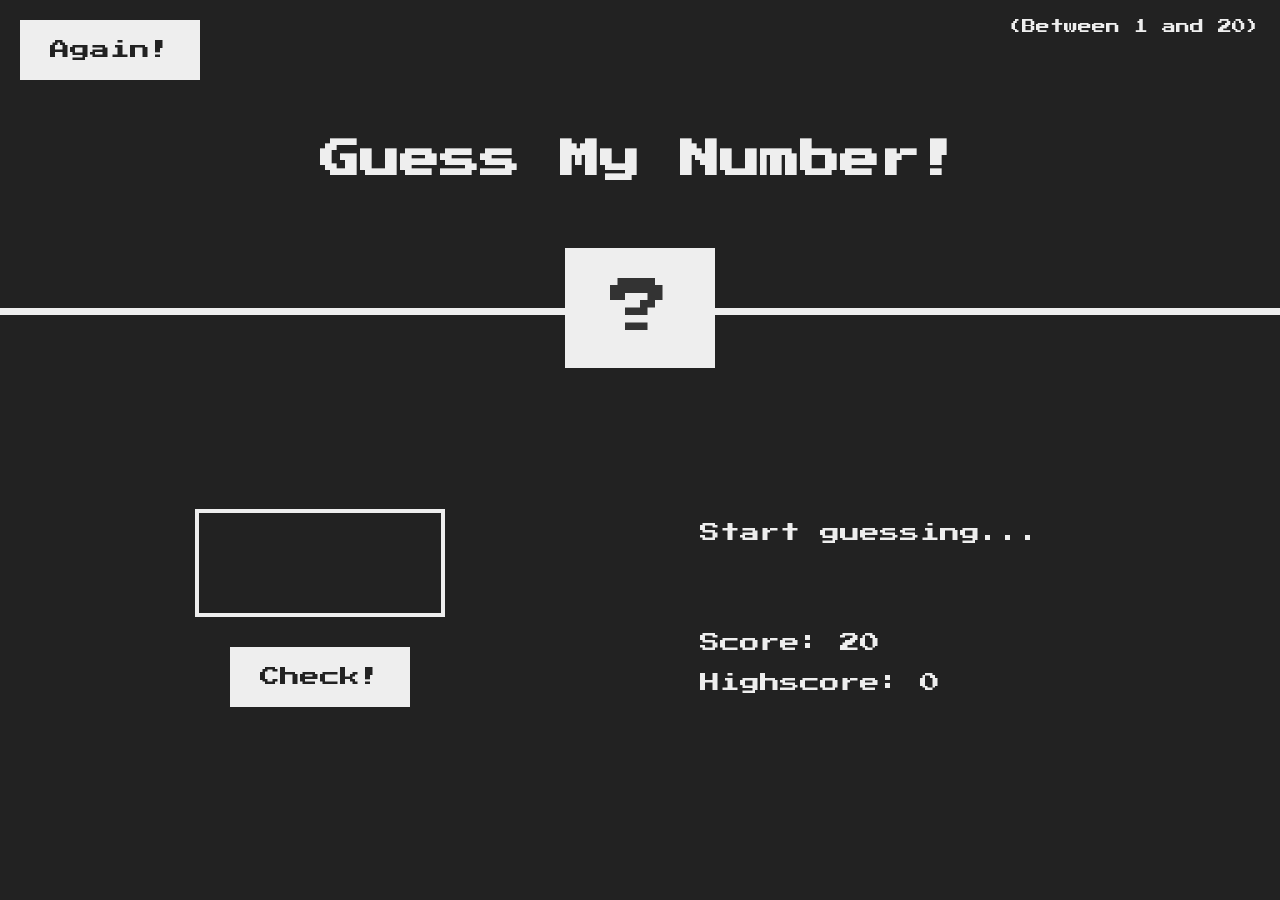
<file: section-7/index.html>
<!DOCTYPE html>
<html lang="en">
  <head>
    <meta charset="UTF-8" />
    <meta name="viewport" content="width=device-width, initial-scale=1.0" />
    <meta http-equiv="X-UA-Compatible" content="ie=edge" />
    <link rel="stylesheet" href="style.css" />
    <title>Guess My Number!</title>
  </head>
  <body>
    <header>
      <h1>Guess My Number!</h1>
      <p class="between">(Between 1 and 20)</p>
      <button class="btn again">Again!</button>
      <div class="number">?</div>
    </header>
    <main>
      <section class="left">
        <input type="number" class="guess" />
        <button class="btn check">Check!</button>
      </section>
      <section class="right">
        <p class="message">Start guessing...</p>
        <p class="label-score">Score: <span class="score">20</span></p>
        <p class="label-highscore">
          Highscore: <span class="highscore">0</span>
        </p>
      </section>
    </main>
    <script src="./section-7-coding-challenge.js"></script>
  </body>
</html>
</file>
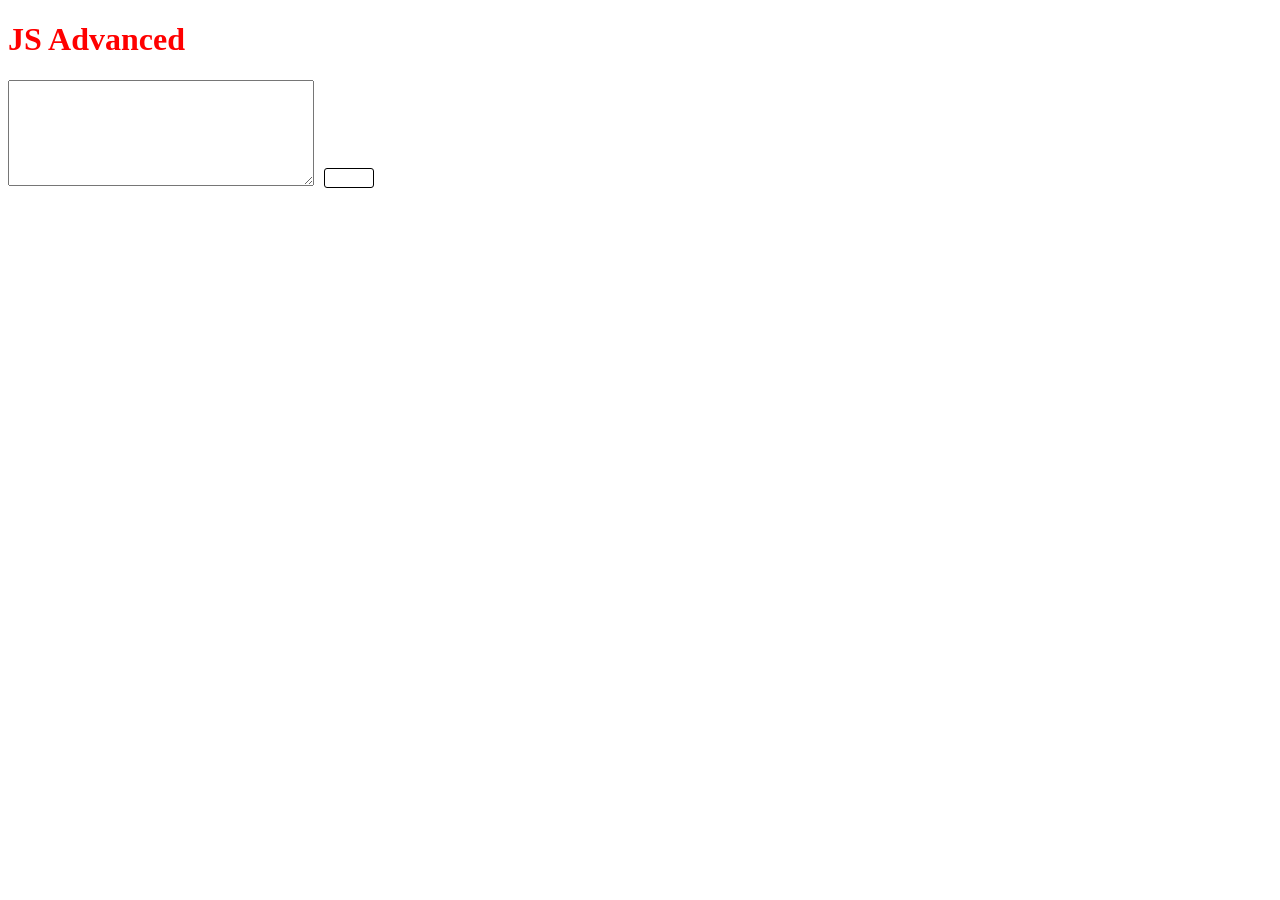
<file: section-10/lab2/index.html>
<!DOCTYPE html>
<html lang="en">

<head>
    <meta charset="UTF-8">
    <meta http-equiv="X-UA-Compatible" content="IE=edge">
    <meta name="viewport" content="width=device-width, initial-scale=1.0">
    <title>Document</title>
    <style>
        button {
            border: 1px solid #000;
            color: white;
            width: 50px;
            height: 20px;
            text-align: center;
            text-decoration: none;
            display: inline-block;
            font-size: 16px;
            border-radius: 3px;
            background-color: #FFF;
            margin-left: 10px;
        }
        button:hover {
                    background-color: #000;
                }
        textarea {
            width: 300px;
            height: 100px;
        }
    </style>
</head>

<body>
    <h1>JS Advanced</h1>
    <script src="main.js"></script>
</body>

</html>
</file>
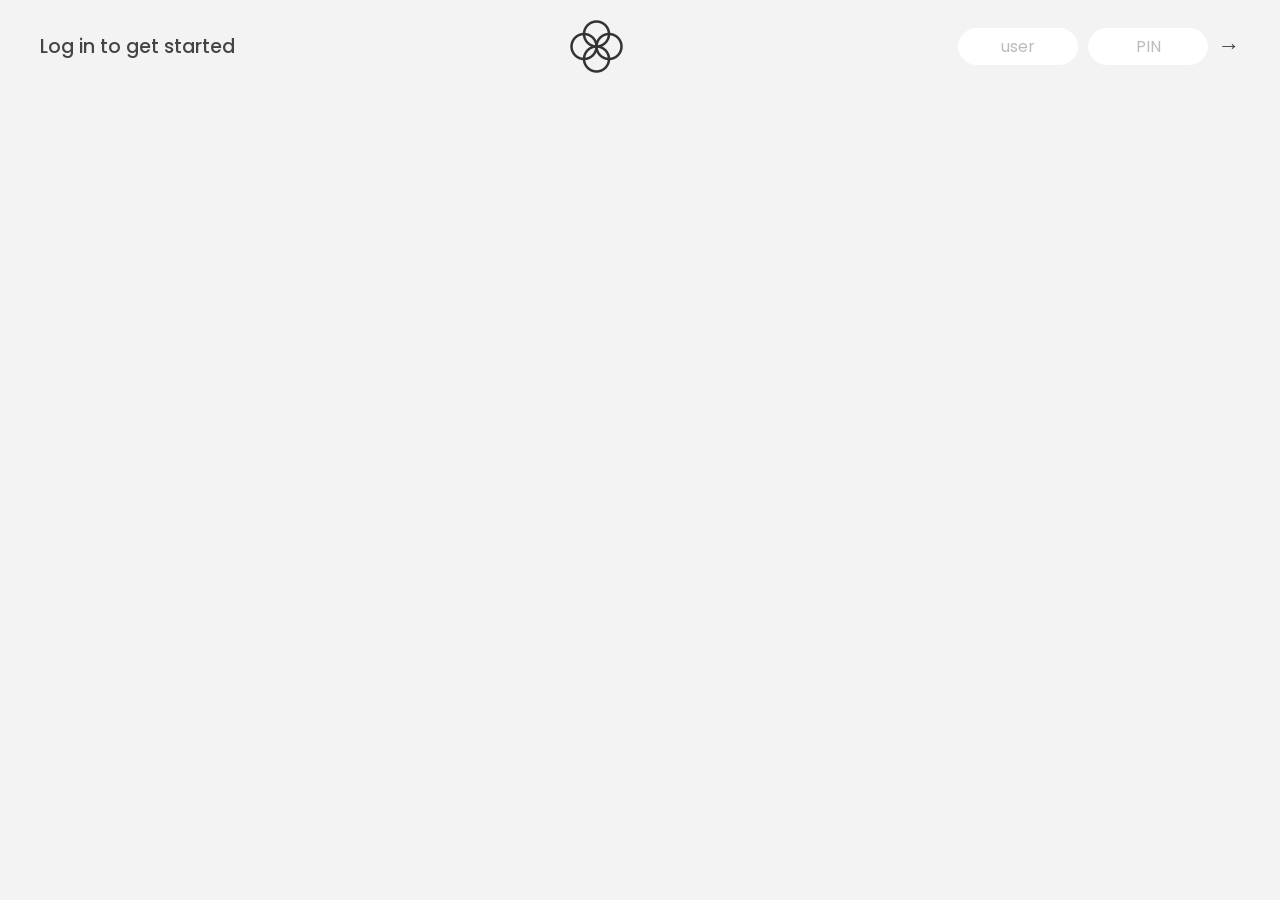
<file: section-11/lab3/index.html>
<!DOCTYPE html>
<html lang="en">

<head>
    <meta charset="UTF-8" />
    <meta name="viewport" content="width=device-width, initial-scale=1.0" />
    <meta http-equiv="X-UA-Compatible" content="ie=edge" />
    <link rel="shortcut icon" type="image/png" href="logo.png" />

    <link href="https://fonts.googleapis.com/css?family=Poppins:400,500,600&display=swap" rel="stylesheet" />

    <link rel="stylesheet" href="style.css" />
    <title>Bankist</title>
</head>

<body>
    <!-- TOP NAVIGATION -->
    <nav>
        <p class="welcome">Log in to get started</p>
        <img src="logo.png" alt="Logo" class="logo" />
        <form class="login">
            <input type="text" placeholder="user" class="login__input login__input--user" />
            <!-- In practice, use type="password" -->
            <input type="text" placeholder="PIN" maxlength="4" class="login__input login__input--pin" />
            <button class="login__btn">&rarr;</button>
        </form>
    </nav>

    <main class="app">
        <!-- BALANCE -->
        <div class="balance">
            <div>
                <p class="balance__label">Current balance</p>
                <p class="balance__date">
                    As of <span class="date">05/03/2037</span>
                </p>
            </div>
            <p class="balance__value">0000€</p>
        </div>

        <!-- MOVEMENTS -->
        <div class="movements">
            <div class="movements__row">
                <div class="movements__type movements__type--deposit">2 deposit</div>
                <div class="movements__date">3 days ago</div>
                <div class="movements__value">4 000€</div>
            </div>
            <div class="movements__row">
                <div class="movements__type movements__type--withdrawal">
                    1 withdrawal
                </div>
                <div class="movements__date">24/01/2037</div>
                <div class="movements__value">-378€</div>
            </div>
        </div>

        <!-- SUMMARY -->
        <div class="summary">
            <p class="summary__label">In</p>
            <p class="summary__value summary__value--in">0000€</p>
            <p class="summary__label">Out</p>
            <p class="summary__value summary__value--out">0000€</p>
            <p class="summary__label">Interest</p>
            <p class="summary__value summary__value--interest">0000€</p>
            <button class="btn--sort">&downarrow; SORT</button>
        </div>

        <!-- OPERATION: TRANSFERS -->
        <div class="operation operation--transfer">
            <h2>Transfer money</h2>
            <form class="form form--transfer">
                <input type="text" class="form__input form__input--to" />
                <input type="number" class="form__input form__input--amount" />
                <button class="form__btn form__btn--transfer">&rarr;</button>
                <label class="form__label">Transfer to</label>
                <label class="form__label">Amount</label>
            </form>
        </div>

        <!-- OPERATION: LOAN -->
        <div class="operation operation--loan">
            <h2>Request loan</h2>
            <form class="form form--loan">
                <input type="number" class="form__input form__input--loan-amount" />
                <button class="form__btn form__btn--loan">&rarr;</button>
                <label class="form__label form__label--loan">Amount</label>
            </form>
        </div>

        <!-- OPERATION: CLOSE -->
        <div class="operation operation--close">
            <h2>Close account</h2>
            <form class="form form--close">
                <input type="text" class="form__input form__input--user" />
                <input type="password" maxlength="6" class="form__input form__input--pin" />
                <button class="form__btn form__btn--close">&rarr;</button>
                <label class="form__label">Confirm user</label>
                <label class="form__label">Confirm PIN</label>
            </form>
        </div>

        <!-- LOGOUT TIMER -->
        <p class="logout-timer">
            You will be logged out in <span class="timer">05:00</span>
        </p>
    </main>


    <script src="./main.js"></script>
</body>

</html>
</file>
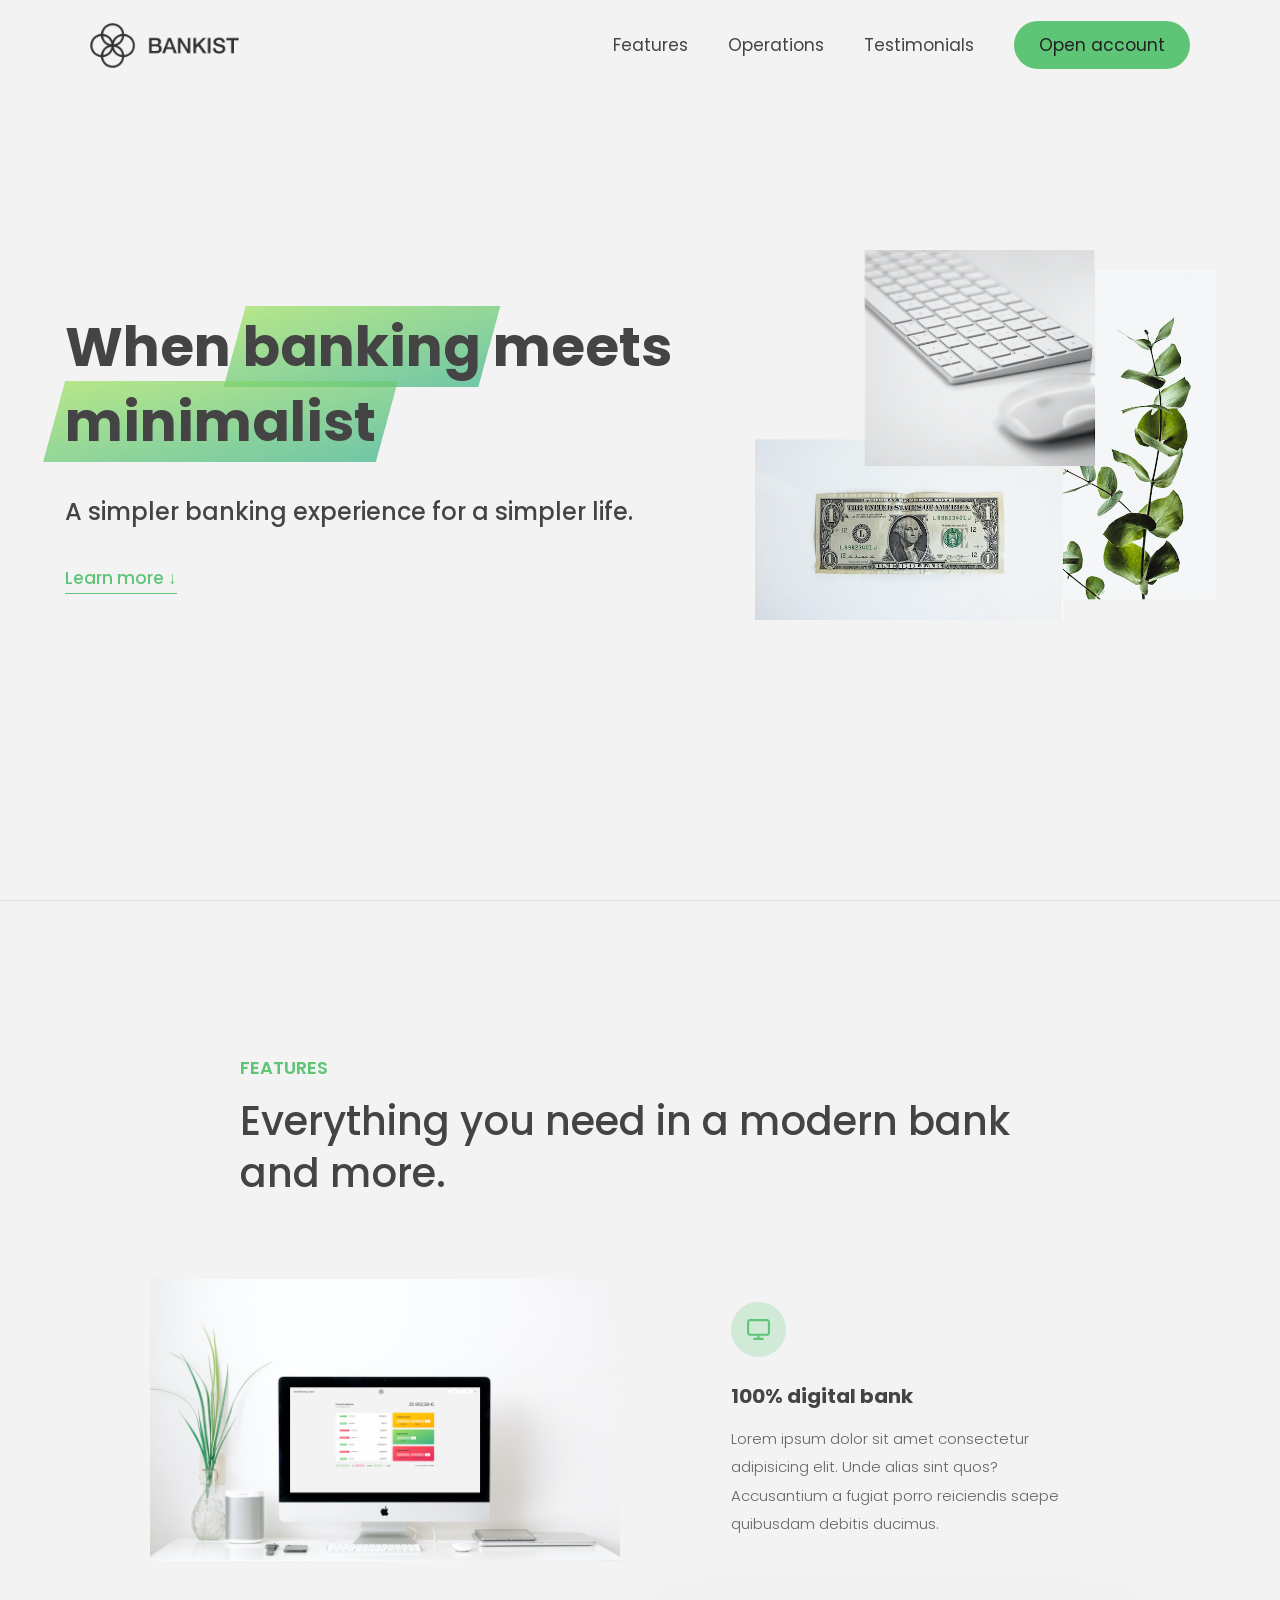
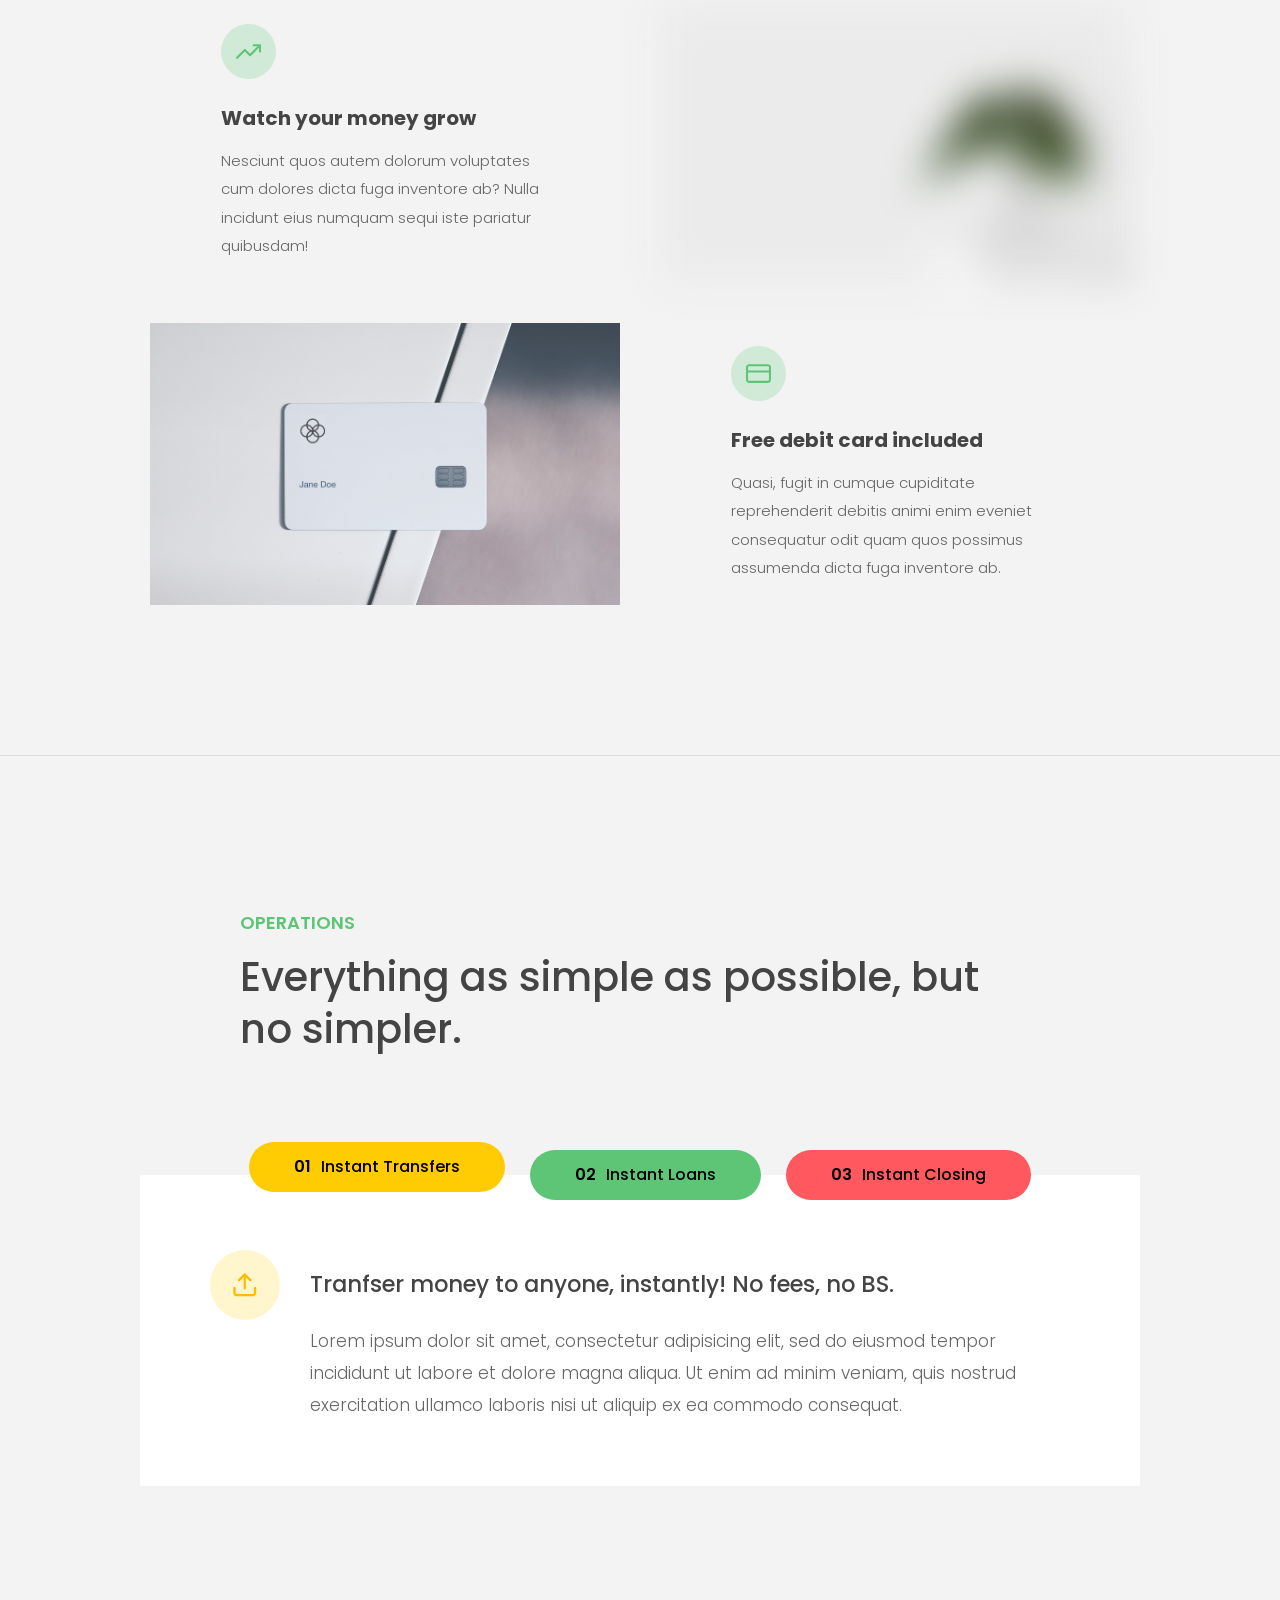
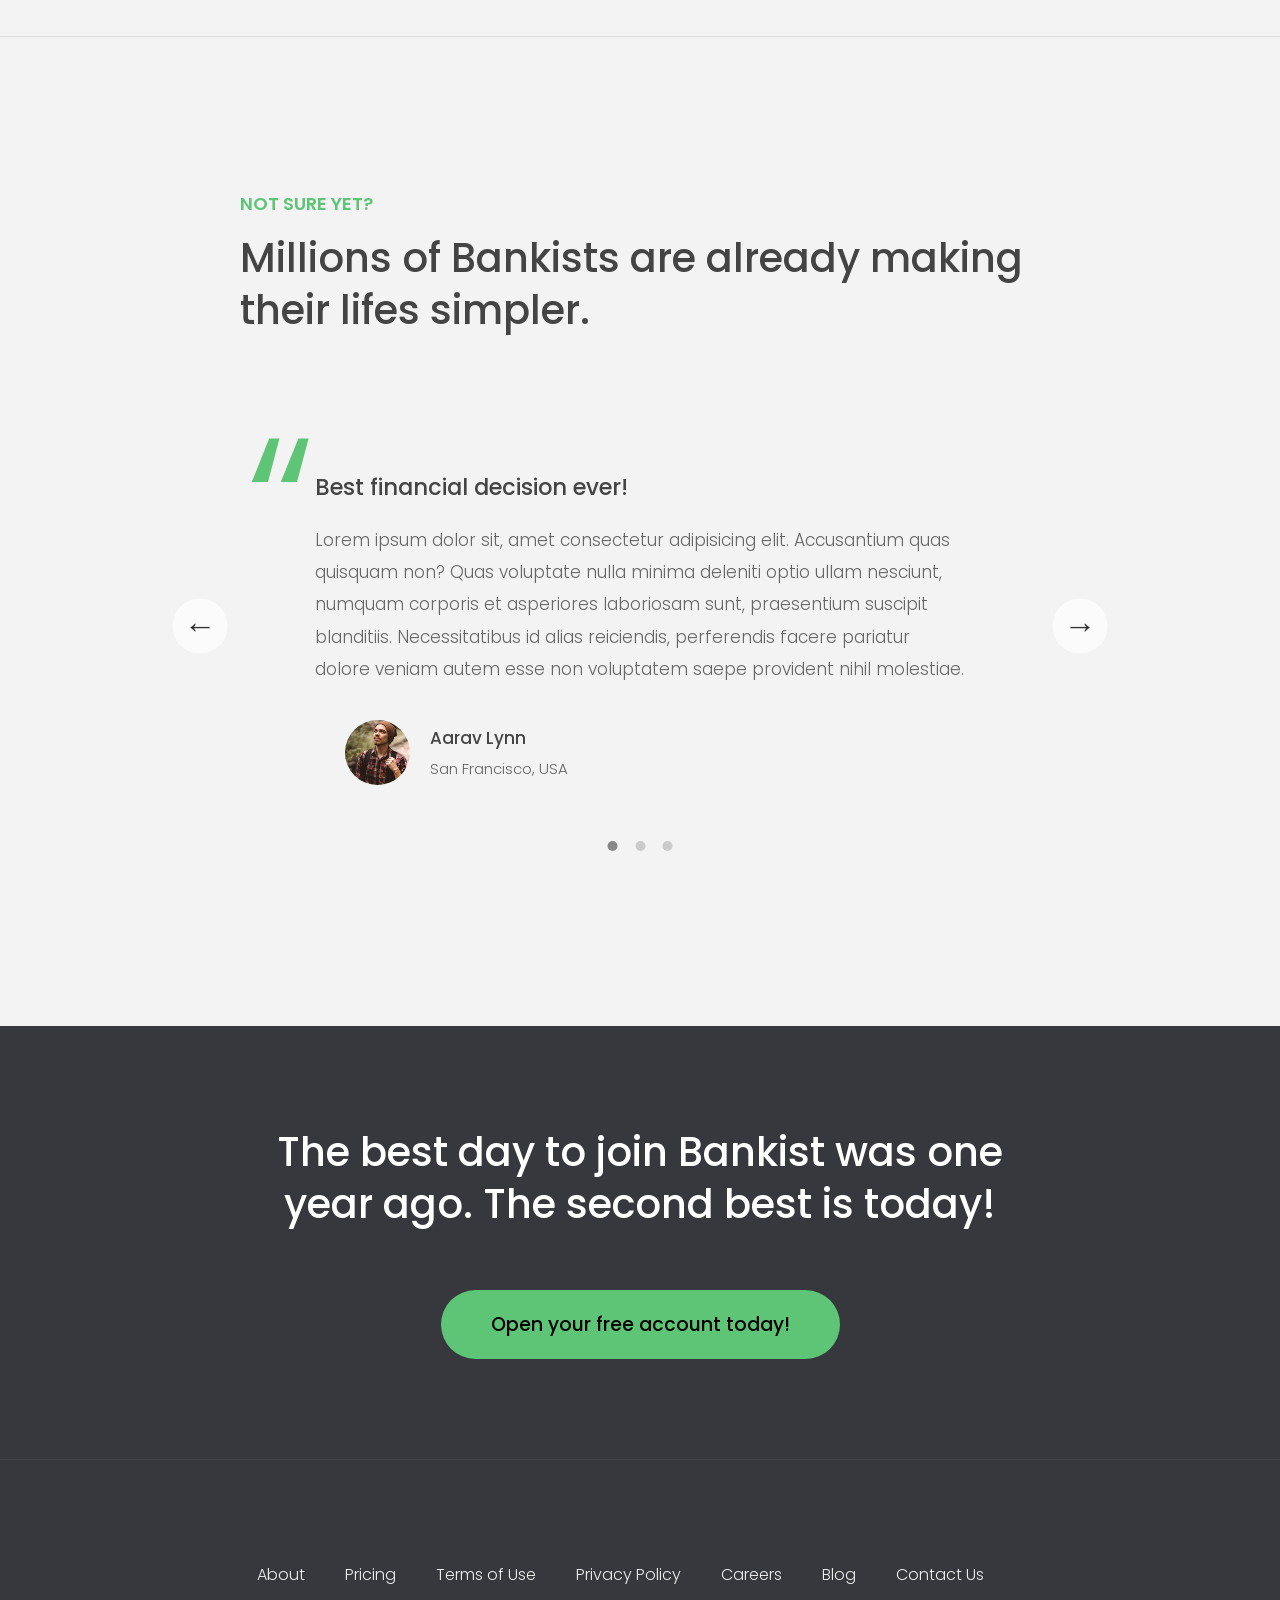
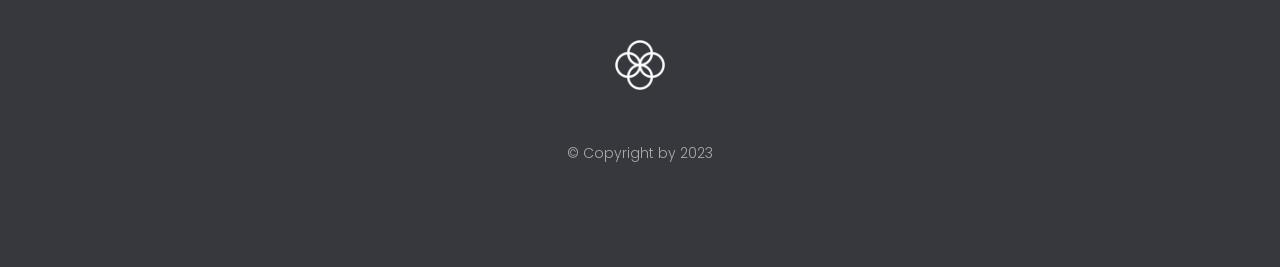
<file: section-13/lab5-6/index.html>
<!DOCTYPE html>
<html lang="en">
  <head>
    <meta charset="UTF-8" />
    <meta name="viewport" content="width=device-width, initial-scale=1.0" />
    <meta http-equiv="X-UA-Compatible" content="ie=edge" />
    <link rel="shortcut icon" type="image/png" href="img/icon.png" />

    <link
      href="https://fonts.googleapis.com/css?family=Poppins:300,400,500,600&display=swap"
      rel="stylesheet"
    />
    <link rel="stylesheet" href="style.css" />
    <title>Bankist | When Banking meets Minimalist</title>

    <script defer src="script.js"></script>
  </head>
  <body>
    <header class="header">
      <nav class="nav">
        <img
          src="img/logo.png"
          alt="Bankist logo"
          class="nav__logo"
          id="logo"
          designer="Jonas"
          data-version-number="3.0"
        />
        <ul class="nav__links">
          <li class="nav__item">
            <a class="nav__link" href="#section--1">Features</a>
          </li>
          <li class="nav__item">
            <a class="nav__link" href="#section--2">Operations</a>
          </li>
          <li class="nav__item">
            <a class="nav__link" href="#section--3">Testimonials</a>
          </li>
          <li class="nav__item">
            <a class="nav__link nav__link--btn btn--show-modal" href="#"
              >Open account</a
            >
          </li>
        </ul>
      </nav>

      <div class="header__title">
        <!-- <h1 onclick="alert('HTML alert')"> -->
        <h1>
          When
          <!-- Green highlight effect -->
          <span class="highlight">banking</span>
          meets<br />
          <span class="highlight">minimalist</span>
        </h1>
        <h4>A simpler banking experience for a simpler life.</h4>
        <button class="btn--text btn--scroll-to">Learn more &DownArrow;</button>
        <img
          src="img/hero.png"
          class="header__img"
          alt="Minimalist bank items"
        />
      </div>
    </header>

    <section class="section" id="section--1">
      <div class="section__title">
        <h2 class="section__description">Features</h2>
        <h3 class="section__header">
          Everything you need in a modern bank and more.
        </h3>
      </div>

      <div class="features">
        <img
          src="img/digital-lazy.jpg"
          data-src="img/digital.jpg"
          alt="Computer"
          class="features__img lazy-img"
        />
        <div class="features__feature">
          <div class="features__icon">
            <svg>
              <use xlink:href="img/icons.svg#icon-monitor"></use>
            </svg>
          </div>
          <h5 class="features__header">100% digital bank</h5>
          <p>
            Lorem ipsum dolor sit amet consectetur adipisicing elit. Unde alias
            sint quos? Accusantium a fugiat porro reiciendis saepe quibusdam
            debitis ducimus.
          </p>
        </div>

        <div class="features__feature">
          <div class="features__icon">
            <svg>
              <use xlink:href="img/icons.svg#icon-trending-up"></use>
            </svg>
          </div>
          <h5 class="features__header">Watch your money grow</h5>
          <p>
            Nesciunt quos autem dolorum voluptates cum dolores dicta fuga
            inventore ab? Nulla incidunt eius numquam sequi iste pariatur
            quibusdam!
          </p>
        </div>
        <img
          src="img/grow-lazy.jpg"
          data-src="img/grow.jpg"
          alt="Plant"
          class="features__img lazy-img"
        />

        <img
          src="img/card-lazy.jpg"
          data-src="img/card.jpg"
          alt="Credit card"
          class="features__img lazy-img"
        />
        <div class="features__feature">
          <div class="features__icon">
            <svg>
              <use xlink:href="img/icons.svg#icon-credit-card"></use>
            </svg>
          </div>
          <h5 class="features__header">Free debit card included</h5>
          <p>
            Quasi, fugit in cumque cupiditate reprehenderit debitis animi enim
            eveniet consequatur odit quam quos possimus assumenda dicta fuga
            inventore ab.
          </p>
        </div>
      </div>
    </section>

    <section class="section" id="section--2">
      <div class="section__title">
        <h2 class="section__description">Operations</h2>
        <h3 class="section__header">
          Everything as simple as possible, but no simpler.
        </h3>
      </div>

      <div class="operations">
        <div class="operations__tab-container">
          <button
            class="btn operations__tab operations__tab--1 operations__tab--active"
            data-tab="1"
          >
            <span>01</span>Instant Transfers
          </button>
          <button class="btn operations__tab operations__tab--2" data-tab="2">
            <span>02</span>Instant Loans
          </button>
          <button class="btn operations__tab operations__tab--3" data-tab="3">
            <span>03</span>Instant Closing
          </button>
        </div>
        <div
          class="operations__content operations__content--1 operations__content--active"
        >
          <div class="operations__icon operations__icon--1">
            <svg>
              <use xlink:href="img/icons.svg#icon-upload"></use>
            </svg>
          </div>
          <h5 class="operations__header">
            Tranfser money to anyone, instantly! No fees, no BS.
          </h5>
          <p>
            Lorem ipsum dolor sit amet, consectetur adipisicing elit, sed do
            eiusmod tempor incididunt ut labore et dolore magna aliqua. Ut enim
            ad minim veniam, quis nostrud exercitation ullamco laboris nisi ut
            aliquip ex ea commodo consequat.
          </p>
        </div>

        <div class="operations__content operations__content--2">
          <div class="operations__icon operations__icon--2">
            <svg>
              <use xlink:href="img/icons.svg#icon-home"></use>
            </svg>
          </div>
          <h5 class="operations__header">
            Buy a home or make your dreams come true, with instant loans.
          </h5>
          <p>
            Duis aute irure dolor in reprehenderit in voluptate velit esse
            cillum dolore eu fugiat nulla pariatur. Excepteur sint occaecat
            cupidatat non proident, sunt in culpa qui officia deserunt mollit
            anim id est laborum.
          </p>
        </div>
        <div class="operations__content operations__content--3">
          <div class="operations__icon operations__icon--3">
            <svg>
              <use xlink:href="img/icons.svg#icon-user-x"></use>
            </svg>
          </div>
          <h5 class="operations__header">
            No longer need your account? No problem! Close it instantly.
          </h5>
          <p>
            Excepteur sint occaecat cupidatat non proident, sunt in culpa qui
            officia deserunt mollit anim id est laborum. Ut enim ad minim
            veniam, quis nostrud exercitation ullamco laboris nisi ut aliquip ex
            ea commodo consequat.
          </p>
        </div>
      </div>
    </section>

    <section class="section" id="section--3">
      <div class="section__title section__title--testimonials">
        <h2 class="section__description">Not sure yet?</h2>
        <h3 class="section__header">
          Millions of Bankists are already making their lifes simpler.
        </h3>
      </div>

      <div class="slider">
        <div class="slide">
          <div class="testimonial">
            <h5 class="testimonial__header">Best financial decision ever!</h5>
            <blockquote class="testimonial__text">
              Lorem ipsum dolor sit, amet consectetur adipisicing elit.
              Accusantium quas quisquam non? Quas voluptate nulla minima
              deleniti optio ullam nesciunt, numquam corporis et asperiores
              laboriosam sunt, praesentium suscipit blanditiis. Necessitatibus
              id alias reiciendis, perferendis facere pariatur dolore veniam
              autem esse non voluptatem saepe provident nihil molestiae.
            </blockquote>
            <address class="testimonial__author">
              <img src="img/user-1.jpg" alt="" class="testimonial__photo" />
              <h6 class="testimonial__name">Aarav Lynn</h6>
              <p class="testimonial__location">San Francisco, USA</p>
            </address>
          </div>
        </div>

        <div class="slide">
          <div class="testimonial">
            <h5 class="testimonial__header">
              The last step to becoming a complete minimalist
            </h5>
            <blockquote class="testimonial__text">
              Quisquam itaque deserunt ullam, quia ea repellendus provident,
              ducimus neque ipsam modi voluptatibus doloremque, corrupti
              laborum. Incidunt numquam perferendis veritatis neque repellendus.
              Lorem, ipsum dolor sit amet consectetur adipisicing elit. Illo
              deserunt exercitationem deleniti.
            </blockquote>
            <address class="testimonial__author">
              <img src="img/user-2.jpg" alt="" class="testimonial__photo" />
              <h6 class="testimonial__name">Miyah Miles</h6>
              <p class="testimonial__location">London, UK</p>
            </address>
          </div>
        </div>

        <div class="slide">
          <div class="testimonial">
            <h5 class="testimonial__header">
              Finally free from old-school banks
            </h5>
            <blockquote class="testimonial__text">
              Debitis, nihil sit minus suscipit magni aperiam vel tenetur
              incidunt commodi architecto numquam omnis nulla autem,
              necessitatibus blanditiis modi similique quidem. Odio aliquam
              culpa dicta beatae quod maiores ipsa minus consequatur error sunt,
              deleniti saepe aliquid quos inventore sequi. Necessitatibus id
              alias reiciendis, perferendis facere.
            </blockquote>
            <address class="testimonial__author">
              <img src="img/user-3.jpg" alt="" class="testimonial__photo" />
              <h6 class="testimonial__name">Francisco Gomes</h6>
              <p class="testimonial__location">Lisbon, Portugal</p>
            </address>
          </div>
        </div>

        <button class="slider__btn slider__btn--left">&larr;</button>
        <button class="slider__btn slider__btn--right">&rarr;</button>
        <div class="dots"></div>
      </div>
    </section>

    <section class="section section--sign-up">
      <div class="section__title">
        <h3 class="section__header">
          The best day to join Bankist was one year ago. The second best is
          today!
        </h3>
      </div>
      <button class="btn btn--show-modal">Open your free account today!</button>
    </section>

    <footer class="footer">
      <ul class="footer__nav">
        <li class="footer__item">
          <a class="footer__link" href="#">About</a>
        </li>
        <li class="footer__item">
          <a class="footer__link" href="#">Pricing</a>
        </li>
        <li class="footer__item">
          <a class="footer__link" href="#">Terms of Use</a>
        </li>
        <li class="footer__item">
          <a class="footer__link" href="#">Privacy Policy</a>
        </li>
        <li class="footer__item">
          <a class="footer__link" href="#">Careers</a>
        </li>
        <li class="footer__item">
          <a class="footer__link" href="#">Blog</a>
        </li>
        <li class="footer__item">
          <a class="footer__link" href="#">Contact Us</a>
        </li>
      </ul>
      <img src="img/icon.png" alt="Logo" class="footer__logo" />
      <p class="footer__copyright">
        &copy; Copyright by 2023
      </p>
    </footer>

    <div class="modal hidden">
      <button class="btn--close-modal">&times;</button>
      <h2 class="modal__header">
        Open your bank account <br />
        in just <span class="highlight">5 minutes</span>
      </h2>
      <form class="modal__form">
        <label>First Name</label>
        <input type="text" />
        <label>Last Name</label>
        <input type="text" />
        <label>Email Address</label>
        <input type="email" />
        <button class="btn">Next step &rarr;</button>
      </form>
    </div>
    <div class="overlay hidden"></div>

    <script src="script.js"></script>
  </body>
</html>
</file>
<file: section-7/style.css>
@import url('https://fonts.googleapis.com/css?family=Press+Start+2P&display=swap');

* {
  margin: 0;
  padding: 0;
  box-sizing: inherit;
}

html {
  font-size: 62.5%;
  box-sizing: border-box;
}

body {
  font-family: 'Press Start 2P', sans-serif;
  color: #eee;
  background-color: #222;
  /* background-color: #60b347; */
}

/* LAYOUT */
header {
  position: relative;
  height: 35vh;
  border-bottom: 7px solid #eee;
}

main {
  height: 65vh;
  color: #eee;
  display: flex;
  align-items: center;
  justify-content: space-around;
}

.left {
  width: 52rem;
  display: flex;
  flex-direction: column;
  align-items: center;
}

.right {
  width: 52rem;
  font-size: 2rem;
}

/* ELEMENTS STYLE */
h1 {
  font-size: 4rem;
  text-align: center;
  position: absolute;
  width: 100%;
  top: 52%;
  left: 50%;
  transform: translate(-50%, -50%);
}

.number {
  background: #eee;
  color: #333;
  font-size: 6rem;
  width: 15rem;
  padding: 3rem 0rem;
  text-align: center;
  position: absolute;
  bottom: 0;
  left: 50%;
  transform: translate(-50%, 50%);
}

.between {
  font-size: 1.4rem;
  position: absolute;
  top: 2rem;
  right: 2rem;
}

.again {
  position: absolute;
  top: 2rem;
  left: 2rem;
}

.guess {
  background: none;
  border: 4px solid #eee;
  font-family: inherit;
  color: inherit;
  font-size: 5rem;
  padding: 2.5rem;
  width: 25rem;
  text-align: center;
  display: block;
  margin-bottom: 3rem;
}

.btn {
  border: none;
  background-color: #eee;
  color: #222;
  font-size: 2rem;
  font-family: inherit;
  padding: 2rem 3rem;
  cursor: pointer;
}

.btn:hover {
  background-color: #ccc;
}

.message {
  margin-bottom: 8rem;
  height: 3rem;
}

.label-score {
  margin-bottom: 2rem;
}
</file>
<file: section-11/lab3/style.css>
* {
    margin: 0;
    padding: 0;
    box-sizing: inherit;
}

html {
    font-size: 62.5%;
    box-sizing: border-box;
}

body {
    font-family: 'Poppins', sans-serif;
    color: #444;
    background-color: #f3f3f3;
    height: 100vh;
    padding: 2rem;
}

nav {
    display: flex;
    justify-content: space-between;
    align-items: center;
    padding: 0 2rem;
}

.welcome {
    font-size: 1.9rem;
    font-weight: 500;
}

.logo {
    height: 5.25rem;
}

.login {
    display: flex;
}

.login__input {
    border: none;
    padding: 0.5rem 2rem;
    font-size: 1.6rem;
    font-family: inherit;
    text-align: center;
    width: 12rem;
    border-radius: 10rem;
    margin-right: 1rem;
    color: inherit;
    border: 1px solid #fff;
    transition: all 0.3s;
}

.login__input:focus {
    outline: none;
    border: 1px solid #ccc;
}

.login__input::placeholder {
    color: #bbb;
}

.login__btn {
    border: none;
    background: none;
    font-size: 2.2rem;
    color: inherit;
    cursor: pointer;
    transition: all 0.3s;
}

.login__btn:hover,
.login__btn:focus,
.btn--sort:hover,
.btn--sort:focus {
    outline: none;
    color: #777;
}

/* MAIN */
.app {
    position: relative;
    max-width: 100rem;
    margin: 4rem auto;
    display: grid;
    grid-template-columns: 4fr 3fr;
    grid-template-rows: auto repeat(3, 15rem) auto;
    gap: 2rem;

    /* NOTE This creates the fade in/out anumation */
    opacity: 0;
    transition: all 1s;
}

.balance {
    grid-column: 1 / span 2;
    display: flex;
    align-items: flex-end;
    justify-content: space-between;
    margin-bottom: 2rem;
}

.balance__label {
    font-size: 2.2rem;
    font-weight: 500;
    margin-bottom: -0.2rem;
}

.balance__date {
    font-size: 1.4rem;
    color: #888;
}

.balance__value {
    font-size: 4.5rem;
    font-weight: 400;
}

/* MOVEMENTS */
.movements {
    grid-row: 2 / span 3;
    background-color: #fff;
    border-radius: 1rem;
    overflow: scroll;
}

.movements__row {
    padding: 2.25rem 4rem;
    display: flex;
    align-items: center;
    border-bottom: 1px solid #eee;
}

.movements__type {
    font-size: 1.1rem;
    text-transform: uppercase;
    font-weight: 500;
    color: #fff;
    padding: 0.1rem 1rem;
    border-radius: 10rem;
    margin-right: 2rem;
}

.movements__date {
    font-size: 1.1rem;
    text-transform: uppercase;
    font-weight: 500;
    color: #666;
}

.movements__type--deposit {
    background-image: linear-gradient(to top left, #39b385, #9be15d);
}

.movements__type--withdrawal {
    background-image: linear-gradient(to top left, #e52a5a, #ff585f);
}

.movements__value {
    font-size: 1.7rem;
    margin-left: auto;
}

/* SUMMARY */
.summary {
    grid-row: 5 / 6;
    display: flex;
    align-items: baseline;
    padding: 0 0.3rem;
    margin-top: 1rem;
}

.summary__label {
    font-size: 1.2rem;
    font-weight: 500;
    text-transform: uppercase;
    margin-right: 0.8rem;
}

.summary__value {
    font-size: 2.2rem;
    margin-right: 2.5rem;
}

.summary__value--in,
.summary__value--interest {
    color: #66c873;
}

.summary__value--out {
    color: #f5465d;
}

.btn--sort {
    margin-left: auto;
    border: none;
    background: none;
    font-size: 1.3rem;
    font-weight: 500;
    cursor: pointer;
}

/* OPERATIONS */
.operation {
    border-radius: 1rem;
    padding: 3rem 4rem;
    color: #333;
}

.operation--transfer {
    background-image: linear-gradient(to top left, #ffb003, #ffcb03);
}

.operation--loan {
    background-image: linear-gradient(to top left, #39b385, #9be15d);
}

.operation--close {
    background-image: linear-gradient(to top left, #e52a5a, #ff585f);
}

h2 {
    margin-bottom: 1.5rem;
    font-size: 1.7rem;
    font-weight: 600;
    color: #333;
}

.form {
    display: grid;
    grid-template-columns: 2.5fr 2.5fr 1fr;
    grid-template-rows: auto auto;
    gap: 0.4rem 1rem;
}

/* Exceptions for interst */
.form.form--loan {
    grid-template-columns: 2.5fr 1fr 2.5fr;
}

.form__label--loan {
    grid-row: 2;
}

/* End exceptions */

.form__input {
    width: 100%;
    border: none;
    background-color: rgba(255, 255, 255, 0.4);
    font-family: inherit;
    font-size: 1.5rem;
    text-align: center;
    color: #333;
    padding: 0.3rem 1rem;
    border-radius: 0.7rem;
    transition: all 0.3s;
}

.form__input:focus {
    outline: none;
    background-color: rgba(255, 255, 255, 0.6);
}

.form__label {
    font-size: 1.3rem;
    text-align: center;
}

.form__btn {
    border: none;
    border-radius: 0.7rem;
    font-size: 1.8rem;
    background-color: #fff;
    cursor: pointer;
    transition: all 0.3s;
}

.form__btn:focus {
    outline: none;
    background-color: rgba(255, 255, 255, 0.8);
}

.logout-timer {
    padding: 0 0.3rem;
    margin-top: 1.9rem;
    text-align: right;
    font-size: 1.25rem;
}

.timer {
    font-weight: 600;
}
</file>
<file: section-13/lab5-6/style.css>
:root {
    --color-primary: #5ec576;
    --color-secondary: #ffcb03;
    --color-tertiary: #ff585f;
    --color-primary-darker: #4bbb7d;
    --color-secondary-darker: #ffbb00;
    --color-tertiary-darker: #fd424b;
    --color-primary-opacity: #5ec5763a;
    --color-secondary-opacity: #ffcd0331;
    --color-tertiary-opacity: #ff58602d;
    --gradient-primary: linear-gradient(to top left, #39b385, #9be15d);
    --gradient-secondary: linear-gradient(to top left, #ffb003, #ffcb03);
  }
  
  * {
    margin: 0;
    padding: 0;
    box-sizing: inherit;
  }
  
  html {
    font-size: 62.5%;
    box-sizing: border-box;
  }
  
  body {
    font-family: 'Poppins', sans-serif;
    font-weight: 300;
    color: #444;
    line-height: 1.9;
    background-color: #f3f3f3;
  }
  
  /* GENERAL ELEMENTS */
  .section {
    padding: 15rem 3rem;
    border-top: 1px solid #ddd;
  
    transition: transform 1s, opacity 1s;
  }
  
  .section--hidden {
    opacity: 0;
    transform: translateY(8rem);
  }
  
  .section__title {
    max-width: 80rem;
    margin: 0 auto 8rem auto;
  }
  
  .section__description {
    font-size: 1.8rem;
    font-weight: 600;
    text-transform: uppercase;
    color: var(--color-primary);
    margin-bottom: 1rem;
  }
  
  .section__header {
    font-size: 4rem;
    line-height: 1.3;
    font-weight: 500;
  }
  
  .btn {
    display: inline-block;
    background-color: var(--color-primary);
    font-size: 1.6rem;
    font-family: inherit;
    font-weight: 500;
    border: none;
    padding: 1.25rem 4.5rem;
    border-radius: 10rem;
    cursor: pointer;
    transition: all 0.3s;
  }
  
  .btn:hover {
    background-color: var(--color-primary-darker);
  }
  
  .btn--text {
    display: inline-block;
    background: none;
    font-size: 1.7rem;
    font-family: inherit;
    font-weight: 500;
    color: var(--color-primary);
    border: none;
    border-bottom: 1px solid currentColor;
    padding-bottom: 2px;
    cursor: pointer;
    transition: all 0.3s;
  }
  
  p {
    color: #666;
  }
  
  button:focus {
    outline: none;
  }
  
  img {
    transition: filter 0.5s;
  }
  
  .lazy-img {
    filter: blur(20px);
  }
  
  /* NAVIGATION */
  .nav {
    display: flex;
    justify-content: space-between;
    align-items: center;
    height: 9rem;
    width: 100%;
    padding: 0 6rem;
    z-index: 100;
  }
  
  .nav.sticky {
    position: fixed;
    background-color: rgba(255, 255, 255, 0.95);
  }
  
  .nav__logo {
    height: 4.5rem;
    transition: all 0.3s;
  }
  
  .nav__links {
    display: flex;
    align-items: center;
    list-style: none;
  }
  
  .nav__item {
    margin-left: 4rem;
  }
  
  .nav__link:link,
  .nav__link:visited {
    font-size: 1.7rem;
    font-weight: 400;
    color: inherit;
    text-decoration: none;
    display: block;
    transition: all 0.3s;
  }
  
  .nav__link--btn:link,
  .nav__link--btn:visited {
    padding: 0.8rem 2.5rem;
    border-radius: 3rem;
    background-color: var(--color-primary);
    color: #222;
  }
  
  .nav__link--btn:hover,
  .nav__link--btn:active {
    color: inherit;
    background-color: var(--color-primary-darker);
    color: #333;
  }
  
  /* HEADER */
  .header {
    padding: 0 3rem;
    height: 100vh;
    display: flex;
    flex-direction: column;
    align-items: center;
  }
  
  .header__title {
    flex: 1;
  
    max-width: 115rem;
    display: grid;
    grid-template-columns: 3fr 2fr;
    row-gap: 3rem;
    align-content: center;
    justify-content: center;
  
    align-items: start;
    justify-items: start;
  }
  
  h1 {
    font-size: 5.5rem;
    line-height: 1.35;
  }
  
  h4 {
    font-size: 2.4rem;
    font-weight: 500;
  }
  
  .header__img {
    width: 100%;
    grid-column: 2 / 3;
    grid-row: 1 / span 4;
    transform: translateY(-6rem);
  }
  
  .highlight {
    position: relative;
  }
  
  .highlight::after {
    display: block;
    content: '';
    position: absolute;
    bottom: 0;
    left: 0;
    height: 100%;
    width: 100%;
    z-index: -1;
    opacity: 0.7;
    transform: scale(1.07, 1.05) skewX(-15deg);
    background-image: var(--gradient-primary);
  }
  
  /* FEATURES */
  .features {
    display: grid;
    grid-template-columns: 1fr 1fr;
    gap: 4rem;
    margin: 0 12rem;
  }
  
  .features__img {
    width: 100%;
  }
  
  .features__feature {
    align-self: center;
    justify-self: center;
    width: 70%;
    font-size: 1.5rem;
  }
  
  .features__icon {
    display: flex;
    align-items: center;
    justify-content: center;
    background-color: var(--color-primary-opacity);
    height: 5.5rem;
    width: 5.5rem;
    border-radius: 50%;
    margin-bottom: 2rem;
  }
  
  .features__icon svg {
    height: 2.5rem;
    width: 2.5rem;
    fill: var(--color-primary);
  }
  
  .features__header {
    font-size: 2rem;
    margin-bottom: 1rem;
  }
  
  /* OPERATIONS */
  .operations {
    max-width: 100rem;
    margin: 12rem auto 0 auto;
  
    background-color: #fff;
  }
  
  .operations__tab-container {
    display: flex;
    justify-content: center;
  }
  
  .operations__tab {
    margin-right: 2.5rem;
    transform: translateY(-50%);
  }
  
  .operations__tab span {
    margin-right: 1rem;
    font-weight: 600;
    display: inline-block;
  }
  
  .operations__tab--1 {
    background-color: var(--color-secondary);
  }
  
  .operations__tab--1:hover {
    background-color: var(--color-secondary-darker);
  }
  
  .operations__tab--3 {
    background-color: var(--color-tertiary);
    margin: 0;
  }
  
  .operations__tab--3:hover {
    background-color: var(--color-tertiary-darker);
  }
  
  .operations__tab--active {
    transform: translateY(-66%);
  }
  
  .operations__content {
    display: none;
  
    /* JUST PRESENTATIONAL */
    font-size: 1.7rem;
    padding: 2.5rem 7rem 6.5rem 7rem;
  }
  
  .operations__content--active {
    display: grid;
    grid-template-columns: 7rem 1fr;
    column-gap: 3rem;
    row-gap: 0.5rem;
  }
  
  .operations__header {
    font-size: 2.25rem;
    font-weight: 500;
    align-self: center;
  }
  
  .operations__icon {
    display: flex;
    align-items: center;
    justify-content: center;
    height: 7rem;
    width: 7rem;
    border-radius: 50%;
  }
  
  .operations__icon svg {
    height: 2.75rem;
    width: 2.75rem;
  }
  
  .operations__content p {
    grid-column: 2;
  }
  
  .operations__icon--1 {
    background-color: var(--color-secondary-opacity);
  }
  .operations__icon--2 {
    background-color: var(--color-primary-opacity);
  }
  .operations__icon--3 {
    background-color: var(--color-tertiary-opacity);
  }
  .operations__icon--1 svg {
    fill: var(--color-secondary-darker);
  }
  .operations__icon--2 svg {
    fill: var(--color-primary);
  }
  .operations__icon--3 svg {
    fill: var(--color-tertiary);
  }
  
  /* SLIDER */
  .slider {
    max-width: 100rem;
    height: 50rem;
    margin: 0 auto;
    position: relative;
  
    /* IN THE END */
    overflow: hidden;
  }
  
  .slide {
    position: absolute;
    top: 0;
    width: 100%;
    height: 50rem;
  
    display: flex;
    align-items: center;
    justify-content: center;
    transition: transform 1s;
  }
  
  .slide > img {
    width: 100%;
    height: 100%;
    object-fit: cover;
  }
  
  .slider__btn {
    position: absolute;
    top: 50%;
    z-index: 10;
  
    border: none;
    background: rgba(255, 255, 255, 0.7);
    font-family: inherit;
    color: #333;
    border-radius: 50%;
    height: 5.5rem;
    width: 5.5rem;
    font-size: 3.25rem;
    cursor: pointer;
  }
  
  .slider__btn--left {
    left: 6%;
    transform: translate(-50%, -50%);
  }
  
  .slider__btn--right {
    right: 6%;
    transform: translate(50%, -50%);
  }
  
  .dots {
    position: absolute;
    bottom: 5%;
    left: 50%;
    transform: translateX(-50%);
    display: flex;
  }
  
  .dots__dot {
    border: none;
    background-color: #b9b9b9;
    opacity: 0.7;
    height: 1rem;
    width: 1rem;
    border-radius: 50%;
    margin-right: 1.75rem;
    cursor: pointer;
    transition: all 0.5s;
  
    
  }
  
  .dots__dot:last-child {
    margin: 0;
  }
  
  .dots__dot--active {
    background-color: #888;
    opacity: 1;
  }
  
  /* TESTIMONIALS */
  .testimonial {
    width: 65%;
    position: relative;
  }
  
  .testimonial::before {
    content: '\201C';
    position: absolute;
    top: -5.7rem;
    left: -6.8rem;
    line-height: 1;
    font-size: 20rem;
    font-family: inherit;
    color: var(--color-primary);
    z-index: -1;
  }
  
  .testimonial__header {
    font-size: 2.25rem;
    font-weight: 500;
    margin-bottom: 1.5rem;
  }
  
  .testimonial__text {
    font-size: 1.7rem;
    margin-bottom: 3.5rem;
    color: #666;
  }
  
  .testimonial__author {
    margin-left: 3rem;
    font-style: normal;
  
    display: grid;
    grid-template-columns: 6.5rem 1fr;
    column-gap: 2rem;
  }
  
  .testimonial__photo {
    grid-row: 1 / span 2;
    width: 6.5rem;
    border-radius: 50%;
  }
  
  .testimonial__name {
    font-size: 1.7rem;
    font-weight: 500;
    align-self: end;
    margin: 0;
  }
  
  .testimonial__location {
    font-size: 1.5rem;
  }
  
  .section__title--testimonials {
    margin-bottom: 4rem;
  }
  
  /* SIGNUP */
  .section--sign-up {
    background-color: #37383d;
    border-top: none;
    border-bottom: 1px solid #444;
    text-align: center;
    padding: 10rem 3rem;
  }
  
  .section--sign-up .section__header {
    color: #fff;
    text-align: center;
  }
  
  .section--sign-up .section__title {
    margin-bottom: 6rem;
  }
  
  .section--sign-up .btn {
    font-size: 1.9rem;
    padding: 2rem 5rem;
  }
  
  /* FOOTER */
  .footer {
    padding: 10rem 3rem;
    background-color: #37383d;
  }
  
  .footer__nav {
    list-style: none;
    display: flex;
    justify-content: center;
    margin-bottom: 5rem;
  }
  
  .footer__item {
    margin-right: 4rem;
  }
  
  .footer__link {
    font-size: 1.6rem;
    color: #eee;
    text-decoration: none;
  }
  
  .footer__logo {
    height: 5rem;
    display: block;
    margin: 0 auto;
    margin-bottom: 5rem;
  }
  
  .footer__copyright {
    font-size: 1.4rem;
    color: #aaa;
    text-align: center;
  }
  
  .footer__copyright .footer__link {
    font-size: 1.4rem;
  }
  
  /* MODAL WINDOW */
  .modal {
    position: fixed;
    top: 50%;
    left: 50%;
    transform: translate(-50%, -50%);
    max-width: 60rem;
    background-color: #f3f3f3;
    padding: 5rem 6rem;
    box-shadow: 0 4rem 6rem rgba(0, 0, 0, 0.3);
    z-index: 1000;
    transition: all 0.5s;
  }
  
  .overlay {
    position: fixed;
    top: 0;
    left: 0;
    width: 100%;
    height: 100%;
    background-color: rgba(0, 0, 0, 0.5);
    backdrop-filter: blur(4px);
    z-index: 100;
    transition: all 0.5s;
  }
  
  .modal__header {
    font-size: 3.25rem;
    margin-bottom: 4.5rem;
    line-height: 1.5;
  }
  
  .modal__form {
    margin: 0 3rem;
    display: grid;
    grid-template-columns: 1fr 2fr;
    align-items: center;
    gap: 2.5rem;
  }
  
  .modal__form label {
    font-size: 1.7rem;
    font-weight: 500;
  }
  
  .modal__form input {
    font-size: 1.7rem;
    padding: 1rem 1.5rem;
    border: 1px solid #ddd;
    border-radius: 0.5rem;
  }
  
  .modal__form button {
    grid-column: 1 / span 2;
    justify-self: center;
    margin-top: 1rem;
  }
  
  .btn--close-modal {
    font-family: inherit;
    color: inherit;
    position: absolute;
    top: 0.5rem;
    right: 2rem;
    font-size: 4rem;
    cursor: pointer;
    border: none;
    background: none;
  }
  
  .hidden {
    visibility: hidden;
    opacity: 0;
  }
  
  /* COOKIE MESSAGE */
  .cookie-message {
    display: flex;
    align-items: center;
    justify-content: space-evenly;
    width: 100%;
    background-color: white;
    color: #bbb;
    font-size: 1.5rem;
    font-weight: 400;
  }
</file>
